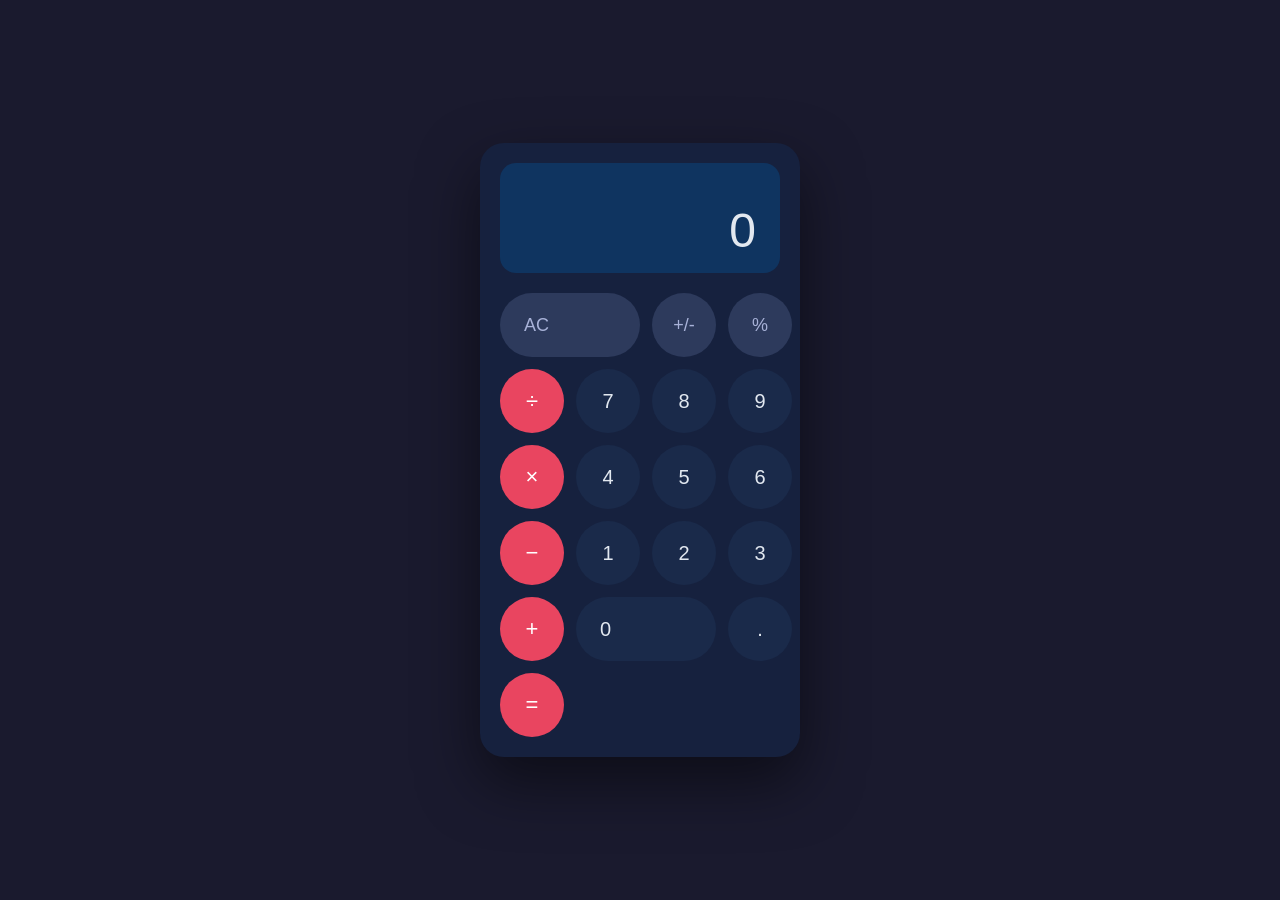
<file: index.html>
<!DOCTYPE html>
<html lang="en">
<head>
  <meta charset="UTF-8" />
  <meta name="viewport" content="width=device-width, initial-scale=1.0" />
  <title>Calculator</title>
  <link rel="stylesheet" href="style.css" />
</head>
<body>
  <div class="calculator">
    <div class="display">
      <div class="expression" id="expression"></div>
      <div class="result" id="result">0</div>
    </div>
    <div class="buttons">
      <button class="btn btn-wide btn-secondary" data-action="clear">AC</button>
      <button class="btn btn-secondary" data-action="toggle-sign">+/-</button>
      <button class="btn btn-secondary" data-action="percent">%</button>
      <button class="btn btn-operator" data-action="operator" data-value="÷">÷</button>

      <button class="btn" data-action="digit" data-value="7">7</button>
      <button class="btn" data-action="digit" data-value="8">8</button>
      <button class="btn" data-action="digit" data-value="9">9</button>
      <button class="btn btn-operator" data-action="operator" data-value="×">×</button>

      <button class="btn" data-action="digit" data-value="4">4</button>
      <button class="btn" data-action="digit" data-value="5">5</button>
      <button class="btn" data-action="digit" data-value="6">6</button>
      <button class="btn btn-operator" data-action="operator" data-value="−">−</button>

      <button class="btn" data-action="digit" data-value="1">1</button>
      <button class="btn" data-action="digit" data-value="2">2</button>
      <button class="btn" data-action="digit" data-value="3">3</button>
      <button class="btn btn-operator" data-action="operator" data-value="+">+</button>

      <button class="btn btn-wide" data-action="digit" data-value="0">0</button>
      <button class="btn" data-action="decimal">.</button>
      <button class="btn btn-operator" data-action="equals">=</button>
    </div>
  </div>
  <script src="calculator.js"></script>
</body>
</html>
</file>
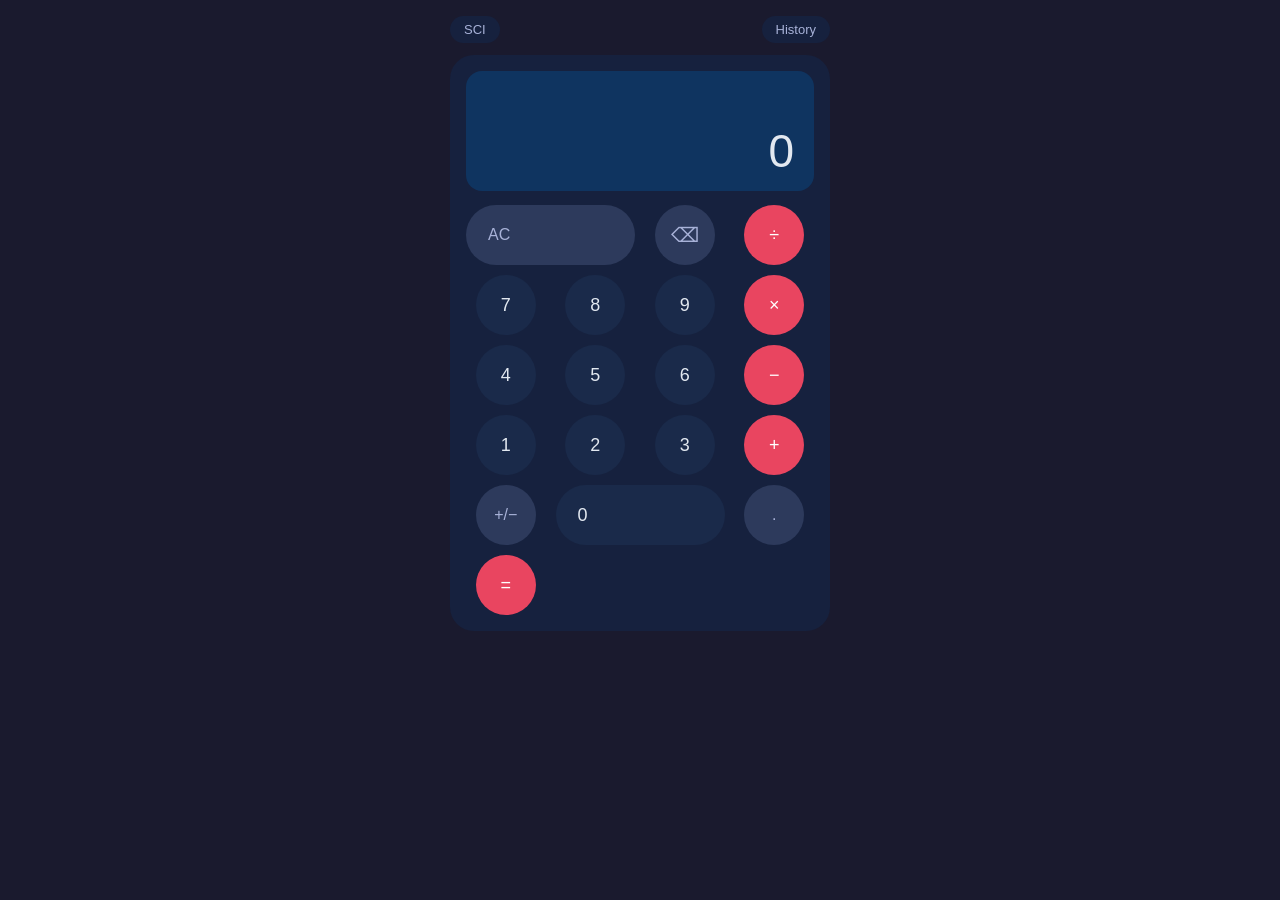
<file: calculator-standalone.html>
<!DOCTYPE html>
<html lang="en">
<head>
  <meta charset="UTF-8" />
  <meta name="viewport" content="width=device-width, initial-scale=1.0, maximum-scale=1.0" />
  <title>Calculator</title>
  <style>
    *, *::before, *::after { box-sizing: border-box; margin: 0; padding: 0; }

    body {
      display: flex; justify-content: center; align-items: flex-start;
      min-height: 100vh; background: #1a1a2e; padding: 16px;
      font-family: -apple-system, BlinkMacSystemFont, 'Segoe UI', sans-serif;
    }

    .app { width: 100%; max-width: 380px; display: flex; flex-direction: column; gap: 12px; }

    /* ── Top bar ── */
    .top-bar {
      display: flex; justify-content: space-between; align-items: center;
    }
    .mode-toggle, .history-toggle {
      background: #16213e; border: none; border-radius: 20px;
      color: #a8b2d8; font-size: 13px; padding: 6px 14px;
      cursor: pointer; transition: background .15s, color .15s;
    }
    .mode-toggle:hover, .history-toggle:hover { background: #243557; color: #e2e8f0; }
    .mode-toggle.active { background: #e94560; color: #fff; }
    .history-toggle.active { background: #0f3460; color: #e2e8f0; }

    /* ── Calculator card ── */
    .calculator { background: #16213e; border-radius: 24px; padding: 16px; }

    /* ── Display ── */
    .display {
      background: #0f3460; border-radius: 16px;
      padding: 16px 20px 14px; margin-bottom: 14px;
      min-height: 120px; display: flex; flex-direction: column;
      justify-content: flex-end; align-items: flex-end; overflow: hidden; position: relative;
    }
    .memory-badge {
      position: absolute; top: 10px; left: 12px;
      font-size: 11px; color: #e94560; font-weight: 600;
      opacity: 0; transition: opacity .2s;
    }
    .memory-badge.visible { opacity: 1; }
    .expression { font-size: 14px; color: #a8b2d8; min-height: 20px; text-align: right; word-break: break-all; }
    .result {
      font-size: 46px; font-weight: 300; color: #e2e8f0;
      word-break: break-all; text-align: right; line-height: 1.1;
      transition: font-size .1s; cursor: pointer; user-select: none;
    }
    .result:active { opacity: .7; }
    .result.small  { font-size: 30px; }
    .result.xsmall { font-size: 22px; }
    .copy-toast {
      position: fixed; top: 50%; left: 50%; transform: translate(-50%,-50%);
      background: rgba(233,69,96,.92); color: #fff; padding: 10px 22px;
      border-radius: 30px; font-size: 14px; pointer-events: none;
      opacity: 0; transition: opacity .2s; z-index: 100;
    }
    .copy-toast.show { opacity: 1; }

    /* ── Buttons shared ── */
    .buttons { display: grid; gap: 10px; }
    .basic-grid  { grid-template-columns: repeat(4, 1fr); }
    .sci-grid    { grid-template-columns: repeat(5, 1fr); }

    .btn {
      background: #1a2a4a; border: none; border-radius: 50%; color: #e2e8f0;
      cursor: pointer; font-size: 18px; height: 60px; width: 60px;
      transition: background .12s, transform .08s;
      display: flex; align-items: center; justify-content: center;
      user-select: none; -webkit-tap-highlight-color: transparent;
      justify-self: center;
    }
    .btn:hover  { background: #243557; }
    .btn:active { transform: scale(.88); background: #2d4270; }

    .btn-wide {
      border-radius: 30px; width: 100%; justify-self: stretch;
      grid-column: span 2; justify-content: flex-start; padding-left: 22px;
    }
    .btn-secondary { background: #2d3a5c; color: #a8b2d8; font-size: 16px; }
    .btn-secondary:hover { background: #384870; }
    .btn-operator  { background: #e94560; color: #fff; }
    .btn-operator:hover  { background: #ff5577; }
    .btn-operator.active { background: #fff; color: #e94560; }
    .btn-sci { background: #0f3460; color: #7eb8f7; font-size: 14px; border-radius: 14px; width: 100%; justify-self: stretch; }
    .btn-sci:hover  { background: #173d6b; }
    .btn-sci:active { transform: scale(.9); }
    .btn-mem { background: #1e2d50; color: #a8d8a8; font-size: 13px; border-radius: 14px; width: 100%; justify-self: stretch; }
    .btn-mem:hover  { background: #263a60; }
    .btn-mem:active { transform: scale(.9); }
    .btn-back { font-size: 20px; }

    /* ── Sci panel ── */
    .sci-panel { display: none; }
    .sci-panel.visible { display: grid; }
    .sci-panel { grid-template-columns: repeat(5, 1fr); gap: 8px; margin-bottom: 10px; }

    /* ── Memory row ── */
    .mem-row {
      display: grid; grid-template-columns: repeat(4, 1fr); gap: 8px; margin-bottom: 10px;
    }

    /* ── History panel ── */
    .history-panel {
      background: #16213e; border-radius: 20px; padding: 16px;
      max-height: 320px; overflow-y: auto; display: none;
    }
    .history-panel.visible { display: block; }
    .history-header {
      display: flex; justify-content: space-between; align-items: center;
      margin-bottom: 12px;
    }
    .history-title { color: #a8b2d8; font-size: 14px; font-weight: 600; }
    .clear-history {
      background: none; border: none; color: #e94560; font-size: 12px; cursor: pointer;
    }
    .history-empty { color: #4a5a7a; font-size: 14px; text-align: center; padding: 20px 0; }
    .history-item {
      padding: 10px 0; border-bottom: 1px solid #1f2d4a; cursor: pointer;
      transition: background .1s; border-radius: 8px;
    }
    .history-item:last-child { border-bottom: none; }
    .history-item:hover { background: #1f2d4a; padding-left: 8px; }
    .history-expr { font-size: 13px; color: #a8b2d8; }
    .history-val  { font-size: 20px; color: #e2e8f0; font-weight: 300; }

    /* ── Rad/Deg pill ── */
    .angle-pill {
      position: absolute; top: 10px; right: 12px;
      background: #1a2a4a; border: none; border-radius: 12px;
      color: #7eb8f7; font-size: 11px; padding: 3px 8px;
      cursor: pointer;
    }
  </style>
</head>
<body>
<div class="app">
  <div class="top-bar">
    <button class="mode-toggle" id="modeToggle">SCI</button>
    <button class="history-toggle" id="historyToggle">History</button>
  </div>

  <div class="calculator">
    <div class="display">
      <span class="memory-badge" id="memBadge">M</span>
      <button class="angle-pill" id="anglePill" style="display:none">DEG</button>
      <div class="expression" id="expression"></div>
      <div class="result" id="result" title="Tap to copy">0</div>
    </div>

    <!-- Memory row -->
    <div class="mem-row" id="memRow" style="display:none">
      <button class="btn btn-mem" data-action="mc">MC</button>
      <button class="btn btn-mem" data-action="mr">MR</button>
      <button class="btn btn-mem" data-action="m-minus">M−</button>
      <button class="btn btn-mem" data-action="m-plus">M+</button>
    </div>

    <!-- Scientific panel -->
    <div class="sci-panel" id="sciPanel">
      <button class="btn btn-sci" data-action="sci" data-value="sin">sin</button>
      <button class="btn btn-sci" data-action="sci" data-value="cos">cos</button>
      <button class="btn btn-sci" data-action="sci" data-value="tan">tan</button>
      <button class="btn btn-sci" data-action="sci" data-value="log">log</button>
      <button class="btn btn-sci" data-action="sci" data-value="ln">ln</button>

      <button class="btn btn-sci" data-action="sci" data-value="sqrt">√</button>
      <button class="btn btn-sci" data-action="sci" data-value="sq">x²</button>
      <button class="btn btn-sci" data-action="sci" data-value="cube">x³</button>
      <button class="btn btn-sci" data-action="sci" data-value="inv">1/x</button>
      <button class="btn btn-sci" data-action="sci" data-value="abs">|x|</button>

      <button class="btn btn-sci" data-action="sci" data-value="pi">π</button>
      <button class="btn btn-sci" data-action="sci" data-value="e">e</button>
      <button class="btn btn-sci" data-action="sci" data-value="pow">xʸ</button>
      <button class="btn btn-sci" data-action="sci" data-value="exp">EXP</button>
      <button class="btn btn-sci" data-action="sci" data-value="fact">n!</button>
    </div>

    <!-- Basic buttons -->
    <div class="buttons basic-grid" id="basicGrid">
      <button class="btn btn-wide btn-secondary" data-action="clear">AC</button>
      <button class="btn btn-secondary btn-back" data-action="backspace">⌫</button>
      <button class="btn btn-operator" data-action="operator" data-value="÷">÷</button>

      <button class="btn" data-action="digit" data-value="7">7</button>
      <button class="btn" data-action="digit" data-value="8">8</button>
      <button class="btn" data-action="digit" data-value="9">9</button>
      <button class="btn btn-operator" data-action="operator" data-value="×">×</button>

      <button class="btn" data-action="digit" data-value="4">4</button>
      <button class="btn" data-action="digit" data-value="5">5</button>
      <button class="btn" data-action="digit" data-value="6">6</button>
      <button class="btn btn-operator" data-action="operator" data-value="−">−</button>

      <button class="btn" data-action="digit" data-value="1">1</button>
      <button class="btn" data-action="digit" data-value="2">2</button>
      <button class="btn" data-action="digit" data-value="3">3</button>
      <button class="btn btn-operator" data-action="operator" data-value="+">+</button>

      <button class="btn btn-secondary" data-action="toggle-sign">+/−</button>
      <button class="btn btn-wide" data-action="digit" data-value="0">0</button>
      <button class="btn btn-secondary" data-action="decimal">.</button>
      <button class="btn btn-operator" data-action="equals">=</button>
    </div>
  </div>

  <!-- History panel -->
  <div class="history-panel" id="historyPanel">
    <div class="history-header">
      <span class="history-title">History</span>
      <button class="clear-history" id="clearHistory">Clear all</button>
    </div>
    <div id="historyList"><div class="history-empty">No calculations yet</div></div>
  </div>
</div>

<div class="copy-toast" id="copyToast">Copied!</div>

<script>
'use strict';

const state = {
  current: '0', previous: null, operator: null,
  waitingForOperand: false, expression: '',
  memory: 0, hasMemory: false,
  powMode: false, expMode: false,
  useDeg: true,
  history: [],
  sciMode: false, historyOpen: false,
};

const resultEl     = document.getElementById('result');
const expressionEl = document.getElementById('expression');
const memBadge     = document.getElementById('memBadge');
const copyToast    = document.getElementById('copyToast');
const modeToggle   = document.getElementById('modeToggle');
const historyToggle= document.getElementById('historyToggle');
const sciPanel     = document.getElementById('sciPanel');
const memRow       = document.getElementById('memRow');
const historyPanel = document.getElementById('historyPanel');
const historyList  = document.getElementById('historyList');
const anglePill    = document.getElementById('anglePill');

/* ── Display ── */
function updateDisplay() {
  resultEl.textContent = state.current;
  expressionEl.textContent = state.expression;
  const len = state.current.length;
  resultEl.classList.toggle('small',  len > 10);
  resultEl.classList.toggle('xsmall', len > 14);
  memBadge.classList.toggle('visible', state.hasMemory);
}

function setActiveOp(op) {
  document.querySelectorAll('.btn-operator').forEach(b =>
    b.classList.toggle('active', b.dataset.value === op));
}

/* ── Digits & decimal ── */
function inputDigit(d) {
  if (state.powMode || state.expMode) {
    state.current = state.current + d;
    updateDisplay(); return;
  }
  if (state.waitingForOperand) { state.current = d; state.waitingForOperand = false; }
  else { state.current = state.current === '0' ? d : state.current + d; }
  updateDisplay();
}

function inputDecimal() {
  if (state.waitingForOperand) { state.current = '0.'; state.waitingForOperand = false; updateDisplay(); return; }
  if (!state.current.includes('.')) { state.current += '.'; updateDisplay(); }
}

/* ── Core arithmetic ── */
function calc(a, b, op) {
  const x = parseFloat(a), y = parseFloat(b);
  if (op === '+') return x + y;
  if (op === '−') return x - y;
  if (op === '×') return x * y;
  if (op === '÷') return y !== 0 ? x / y : 'Error';
  if (op === 'xʸ') return Math.pow(x, y);
  if (op === 'EXP') return x * Math.pow(10, y);
  return y;
}

function fmt(v) {
  if (v === 'Error' || isNaN(v) || !isFinite(v)) return 'Error';
  const n = parseFloat(v.toPrecision(12));
  return String(n);
}

/* ── Operator ── */
function handleOperator(op) {
  state.powMode = false; state.expMode = false;
  if (state.operator && !state.waitingForOperand) {
    const r = calc(state.previous, state.current, state.operator);
    state.current = fmt(r);
    state.previous = state.current;
    state.expression = `${state.previous} ${op}`;
  } else {
    state.previous = state.current;
    state.expression = `${state.current} ${op}`;
  }
  state.operator = op; state.waitingForOperand = true;
  setActiveOp(op); updateDisplay();
}

/* ── Equals ── */
function handleEquals() {
  if (!state.operator || state.waitingForOperand) return;
  const r = calc(state.previous, state.current, state.operator);
  const expr = `${state.previous} ${state.operator} ${state.current} =`;
  const result = fmt(r);
  addHistory(expr, result);
  state.expression = expr;
  state.current = result;
  state.previous = null; state.operator = null;
  state.waitingForOperand = true; state.powMode = false; state.expMode = false;
  setActiveOp(null); updateDisplay();
}

/* ── Scientific functions ── */
function toRad(deg) { return deg * Math.PI / 180; }

function handleSci(fn) {
  const x = parseFloat(state.current);
  let result, label;

  if (fn === 'pi') { state.current = String(Math.PI); updateDisplay(); return; }
  if (fn === 'e')  { state.current = String(Math.E);  updateDisplay(); return; }

  if (fn === 'pow') {
    state.previous = state.current;
    state.expression = `${state.current} ^`;
    state.operator = 'xʸ';
    state.waitingForOperand = true; state.powMode = true;
    updateDisplay(); return;
  }
  if (fn === 'exp') {
    state.previous = state.current;
    state.expression = `${state.current} × 10^`;
    state.operator = 'EXP';
    state.waitingForOperand = true; state.expMode = true;
    updateDisplay(); return;
  }

  if (fn === 'sin')  { label='sin'; result = state.useDeg ? Math.sin(toRad(x)) : Math.sin(x); }
  else if (fn==='cos')  { label='cos'; result = state.useDeg ? Math.cos(toRad(x)) : Math.cos(x); }
  else if (fn==='tan')  { label='tan'; result = state.useDeg ? Math.tan(toRad(x)) : Math.tan(x); }
  else if (fn==='log')  { label='log'; result = Math.log10(x); }
  else if (fn==='ln')   { label='ln';  result = Math.log(x); }
  else if (fn==='sqrt') { label='√';   result = Math.sqrt(x); }
  else if (fn==='sq')   { label='x²';  result = x * x; }
  else if (fn==='cube') { label='x³';  result = x * x * x; }
  else if (fn==='inv')  { label='1/';  result = x !== 0 ? 1 / x : 'Error'; }
  else if (fn==='abs')  { label='|';   result = Math.abs(x); }
  else if (fn==='fact') {
    label='!';
    if (x < 0 || !Number.isInteger(x) || x > 170) { result = 'Error'; }
    else { result = 1; for (let i = 2; i <= x; i++) result *= i; }
  }

  const expr = result === 'Error' ? 'Error' : `${label}(${state.current})`;
  const r = result === 'Error' ? 'Error' : fmt(result);
  state.expression = `${expr} =`;
  state.current = r;
  state.waitingForOperand = true;
  addHistory(state.expression, r);
  updateDisplay();
}

/* ── Clear / backspace ── */
function handleClear() {
  Object.assign(state, { current:'0', previous:null, operator:null,
    waitingForOperand:false, expression:'', powMode:false, expMode:false });
  setActiveOp(null); updateDisplay();
}

function handleBackspace() {
  if (state.waitingForOperand) return;
  state.current = state.current.length > 1 ? state.current.slice(0, -1) : '0';
  updateDisplay();
}

function handleToggleSign() {
  if (state.current === '0' || state.current === 'Error') return;
  state.current = state.current.startsWith('-') ? state.current.slice(1) : '-' + state.current;
  updateDisplay();
}

/* ── Memory ── */
function handleMemory(action) {
  const x = parseFloat(state.current) || 0;
  if (action === 'mc')      { state.memory = 0; state.hasMemory = false; }
  else if (action === 'mr') { state.current = String(state.memory); state.waitingForOperand = true; }
  else if (action === 'm-plus')  { state.memory += x; state.hasMemory = true; }
  else if (action === 'm-minus') { state.memory -= x; state.hasMemory = true; }
  updateDisplay();
}

/* ── History ── */
function addHistory(expr, val) {
  if (val === 'Error') return;
  state.history.unshift({ expr, val });
  if (state.history.length > 50) state.history.pop();
  renderHistory();
}

function renderHistory() {
  if (!state.history.length) {
    historyList.innerHTML = '<div class="history-empty">No calculations yet</div>';
    return;
  }
  historyList.innerHTML = state.history.map((h, i) =>
    `<div class="history-item" data-idx="${i}">
       <div class="history-expr">${h.expr}</div>
       <div class="history-val">${h.val}</div>
     </div>`
  ).join('');
}

document.getElementById('clearHistory').addEventListener('click', () => {
  state.history = []; renderHistory();
});

historyList.addEventListener('click', e => {
  const item = e.target.closest('.history-item');
  if (!item) return;
  const h = state.history[+item.dataset.idx];
  state.current = h.val; state.waitingForOperand = true; updateDisplay();
});

/* ── Copy result ── */
resultEl.addEventListener('click', () => {
  if (state.current === 'Error') return;
  navigator.clipboard.writeText(state.current).catch(() => {});
  copyToast.classList.add('show');
  setTimeout(() => copyToast.classList.remove('show'), 1400);
});

/* ── Mode toggles ── */
modeToggle.addEventListener('click', () => {
  state.sciMode = !state.sciMode;
  modeToggle.classList.toggle('active', state.sciMode);
  sciPanel.classList.toggle('visible', state.sciMode);
  memRow.style.display = state.sciMode ? 'grid' : 'none';
  anglePill.style.display = state.sciMode ? 'block' : 'none';
});

historyToggle.addEventListener('click', () => {
  state.historyOpen = !state.historyOpen;
  historyToggle.classList.toggle('active', state.historyOpen);
  historyPanel.classList.toggle('visible', state.historyOpen);
});

anglePill.addEventListener('click', () => {
  state.useDeg = !state.useDeg;
  anglePill.textContent = state.useDeg ? 'DEG' : 'RAD';
});

/* ── Unified button handler ── */
document.querySelector('.calculator').addEventListener('click', e => {
  const btn = e.target.closest('.btn');
  if (!btn) return;
  const { action, value } = btn.dataset;
  if (action === 'digit')       inputDigit(value);
  else if (action === 'decimal')    inputDecimal();
  else if (action === 'operator')   handleOperator(value);
  else if (action === 'equals')     handleEquals();
  else if (action === 'clear')      handleClear();
  else if (action === 'backspace')  handleBackspace();
  else if (action === 'toggle-sign') handleToggleSign();
  else if (action === 'sci')        handleSci(value);
  else if (action === 'mc' || action === 'mr' || action === 'm-plus' || action === 'm-minus')
    handleMemory(action);
});

/* ── Keyboard ── */
document.addEventListener('keydown', e => {
  if (e.key >= '0' && e.key <= '9') inputDigit(e.key);
  else if (e.key === '.')            inputDecimal();
  else if (e.key === '+')            handleOperator('+');
  else if (e.key === '-')            handleOperator('−');
  else if (e.key === '*')            handleOperator('×');
  else if (e.key === '/') { e.preventDefault(); handleOperator('÷'); }
  else if (e.key === '^')            handleSci('pow');
  else if (e.key === 'Enter' || e.key === '=') handleEquals();
  else if (e.key === 'Escape')       handleClear();
  else if (e.key === 'Backspace')    handleBackspace();
  else if (e.key === '%')            handleSci('fact');
});

updateDisplay();
</script>
</body>
</html>
</file>
<file: style.css>
*, *::before, *::after {
  box-sizing: border-box;
  margin: 0;
  padding: 0;
}

body {
  display: flex;
  justify-content: center;
  align-items: center;
  min-height: 100vh;
  background: #1a1a2e;
  font-family: -apple-system, BlinkMacSystemFont, 'Segoe UI', sans-serif;
}

.calculator {
  background: #16213e;
  border-radius: 24px;
  padding: 20px;
  width: 320px;
  box-shadow: 0 25px 60px rgba(0, 0, 0, 0.5);
}

.display {
  background: #0f3460;
  border-radius: 16px;
  padding: 20px 24px 16px;
  margin-bottom: 20px;
  min-height: 110px;
  display: flex;
  flex-direction: column;
  justify-content: flex-end;
  align-items: flex-end;
  overflow: hidden;
}

.expression {
  font-size: 15px;
  color: #a8b2d8;
  min-height: 22px;
  word-break: break-all;
  text-align: right;
}

.result {
  font-size: 48px;
  font-weight: 300;
  color: #e2e8f0;
  word-break: break-all;
  text-align: right;
  line-height: 1.1;
  transition: font-size 0.1s ease;
}

.result.small { font-size: 32px; }
.result.xsmall { font-size: 22px; }

.buttons {
  display: grid;
  grid-template-columns: repeat(4, 1fr);
  gap: 12px;
}

.btn {
  background: #1a2a4a;
  border: none;
  border-radius: 50%;
  color: #e2e8f0;
  cursor: pointer;
  font-size: 20px;
  font-weight: 400;
  height: 64px;
  width: 64px;
  transition: background 0.15s ease, transform 0.1s ease;
  display: flex;
  align-items: center;
  justify-content: center;
  user-select: none;
}

.btn:hover {
  background: #243557;
}

.btn:active {
  transform: scale(0.92);
  background: #2d4270;
}

.btn-wide {
  border-radius: 32px;
  width: 100%;
  grid-column: span 2;
  justify-content: flex-start;
  padding-left: 24px;
}

.btn-secondary {
  background: #2d3a5c;
  color: #a8b2d8;
  font-size: 18px;
}

.btn-secondary:hover {
  background: #384870;
}

.btn-operator {
  background: #e94560;
  color: #fff;
  font-size: 22px;
}

.btn-operator:hover {
  background: #ff5577;
}

.btn-operator.active {
  background: #fff;
  color: #e94560;
}
</file>
